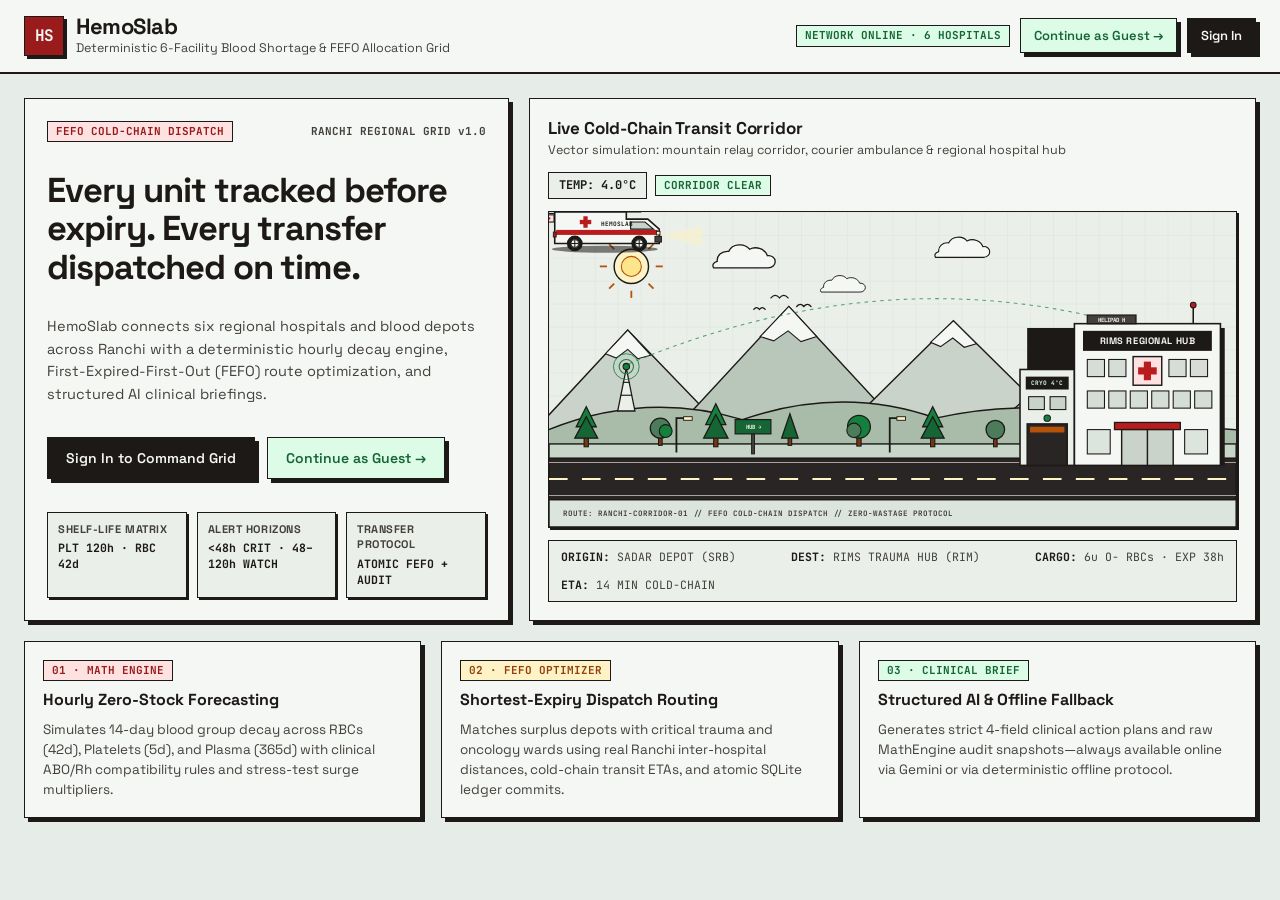
<file: static/landing.html>
<!DOCTYPE html>
<html lang="en">
<head>
  <meta charset="UTF-8" />
  <meta name="viewport" content="width=device-width, initial-scale=1.0" />
  <meta name="description" content="HemoSlab deterministic 6-hospital blood shortage forecasting and FEFO cold-chain allocation network." />
  <title>HemoSlab — Regional Blood Shortage &amp; FEFO Cold-Chain Grid</title>
  <link rel="preconnect" href="https://fonts.googleapis.com" />
  <link rel="preconnect" href="https://fonts.gstatic.com" crossorigin />
  <link
    href="https://fonts.googleapis.com/css2?family=JetBrains+Mono:wght@500;600;700&family=Space+Grotesk:wght@400;500;600;700&display=swap"
    rel="stylesheet"
  />
  <link rel="stylesheet" href="/static/styles.css" />
  <link rel="stylesheet" href="/static/landing.css" />
  <script src="/static/landing.js" defer></script>
</head>
<body class="landing-body">
  <a href="#main-content" class="skip-link">Skip to main content</a>
  <!-- Top Tactile Navigation Header -->
  <header class="landing-header" role="banner">
    <div class="landing-header-inner">
      <div class="brand-lockup">
        <div class="brand-mark" aria-hidden="true">HS</div>
        <div class="brand-copy">
          <h1>HemoSlab</h1>
          <p class="brand-subtitle">Deterministic 6-Facility Blood Shortage &amp; FEFO Allocation Grid</p>
        </div>
      </div>

      <div class="landing-nav-actions">
        <span class="status-pill status-safe mono">NETWORK ONLINE · 6 HOSPITALS</span>
        <button type="button" id="headerGuestBtn" class="btn-tactile btn-approve">
          Continue as Guest &rarr;
        </button>
        <button type="button" id="headerSignInBtn" class="btn-tactile is-active">
          Sign In
        </button>
      </div>
    </div>
  </header>

  <main id="main-content" class="landing-shell">
    <!-- Hero Grid: Command Entry + Animated Vector Corridor -->
    <section class="landing-hero-grid" aria-label="HemoSlab Overview and Access">
      <!-- Left: Editorial Intro & Access Slabs -->
      <article class="slab-card landing-intro-card">
        <div class="intro-kicker-row">
          <span class="status-pill status-critical mono">FEFO COLD-CHAIN DISPATCH</span>
          <span class="mono intro-version">RANCHI REGIONAL GRID v1.0</span>
        </div>

        <h2 class="landing-headline">
          Every unit tracked before expiry. Every transfer dispatched on time.
        </h2>

        <p class="landing-lead">
          HemoSlab connects six regional hospitals and blood depots across Ranchi with a deterministic
          hourly decay engine, First-Expired-First-Out (FEFO) route optimization, and structured AI
          clinical briefings.
        </p>

        <div class="landing-cta-group">
          <button type="button" id="heroSignInBtn" class="btn-tactile is-active btn-lg">
            Sign In to Command Grid
          </button>
          <button type="button" id="heroGuestBtn" class="btn-tactile btn-approve btn-lg">
            Continue as Guest &rarr;
          </button>
        </div>

        <div class="landing-mini-stats">
          <div class="mini-stat-slab">
            <span class="metric-label">Shelf-Life Matrix</span>
            <strong class="mono">PLT 120h · RBC 42d</strong>
          </div>
          <div class="mini-stat-slab">
            <span class="metric-label">Alert Horizons</span>
            <strong class="mono">&lt;48h CRIT · 48–120h WATCH</strong>
          </div>
          <div class="mini-stat-slab">
            <span class="metric-label">Transfer Protocol</span>
            <strong class="mono">ATOMIC FEFO + AUDIT</strong>
          </div>
        </div>
      </article>

      <!-- Right: Full Vector Animated Cold-Chain Corridor Scene -->
      <article class="slab-card vector-scene-card">
        <div class="panel-header scene-header">
          <div>
            <h2>Live Cold-Chain Transit Corridor</h2>
            <p class="panel-caption">Vector simulation: mountain relay corridor, courier ambulance &amp; regional hospital hub</p>
          </div>
          <div class="scene-badges">
            <span class="mono count-pill">TEMP: 4.0&deg;C</span>
            <span class="status-pill status-safe mono">CORRIDOR CLEAR</span>
          </div>
        </div>

        <div class="vector-stage">
          <svg
            id="corridorVectorSvg"
            viewBox="0 0 960 440"
            role="img"
            aria-label="Animated vector illustration of an ambulance driving along a tree-lined mountain road toward a regional hospital on the right, with a medical drone and clouds in the sky"
          >
            <defs>
              <!-- Subtle blueprint grid matching dashboard topology -->
              <pattern id="landingGrid" width="32" height="32" patternUnits="userSpaceOnUse">
                <path d="M 32 0 L 0 0 0 32" fill="none" stroke="#D5DDD6" stroke-width="1" />
              </pattern>

              <!-- Clip path for road markings -->
              <clipPath id="roadClip">
                <rect x="0" y="344" width="960" height="58" />
              </clipPath>
            </defs>

            <!-- Sky Background + Grid -->
            <rect x="0" y="0" width="960" height="440" fill="#EAEFE9" />
            <rect x="0" y="0" width="960" height="344" fill="url(#landingGrid)" />

            <!-- Flat Tactile Sun & Rotating Geometric Rays -->
            <g class="vec-sun" transform="translate(115, 76)">
              <g class="sun-rays-spin">
                <line x1="0" y1="-44" x2="0" y2="-34" stroke="#B45309" stroke-width="2.5" />
                <line x1="0" y1="34" x2="0" y2="44" stroke="#B45309" stroke-width="2.5" />
                <line x1="-44" y1="0" x2="-34" y2="0" stroke="#B45309" stroke-width="2.5" />
                <line x1="34" y1="0" x2="44" y2="0" stroke="#B45309" stroke-width="2.5" />
                <line x1="-31" y1="-31" x2="-24" y2="-24" stroke="#B45309" stroke-width="2.5" />
                <line x1="24" y1="24" x2="31" y2="31" stroke="#B45309" stroke-width="2.5" />
                <line x1="31" y1="-31" x2="24" y2="-24" stroke="#B45309" stroke-width="2.5" />
                <line x1="-24" y1="24" x2="-31" y2="31" stroke="#B45309" stroke-width="2.5" />
              </g>
              <circle cx="0" cy="0" r="24" fill="#FEF3C7" stroke="#1C1917" stroke-width="2" />
              <circle cx="0" cy="0" r="14" fill="#FDE68A" stroke="#B45309" stroke-width="1.5" />
            </g>

            <!-- Drifting Flat Vector Clouds -->
            <g class="cloud-drift-slow">
              <g transform="translate(230, 56)">
                <path
                  d="M0,22 L76,22 C82,22 86,18 86,13 C86,8 81,4 75,5 C72,-4 60,-9 50,-4 C43,-13 26,-12 21,-1 C11,-2 4,5 5,13 C1,14 -3,17 0,22 Z"
                  fill="#F4F7F3"
                  stroke="#1C1917"
                  stroke-width="1.8"
                />
              </g>
              <g transform="translate(540, 44) scale(0.88)">
                <path
                  d="M0,22 L76,22 C82,22 86,18 86,13 C86,8 81,4 75,5 C72,-4 60,-9 50,-4 C43,-13 26,-12 21,-1 C11,-2 4,5 5,13 C1,14 -3,17 0,22 Z"
                  fill="#F4F7F3"
                  stroke="#1C1917"
                  stroke-width="1.8"
                />
              </g>
            </g>

            <g class="cloud-drift-fast">
              <g transform="translate(380, 96) scale(0.72)">
                <path
                  d="M0,22 L76,22 C82,22 86,18 86,13 C86,8 81,4 75,5 C72,-4 60,-9 50,-4 C43,-13 26,-12 21,-1 C11,-2 4,5 5,13 C1,14 -3,17 0,22 Z"
                  fill="#F4F7F3"
                  stroke="#1C1917"
                  stroke-width="1.8"
                />
              </g>
            </g>

            <!-- Distant Vector Birds -->
            <g class="birds-glide" stroke="#1C1917" stroke-width="1.8" fill="none" stroke-linecap="round">
              <path d="M310,120 Q316,113 322,120 Q328,113 334,120" />
              <path d="M346,132 Q351,126 356,132 Q361,126 366,132" />
              <path d="M286,136 Q290,131 294,136 Q298,131 302,136" />
            </g>

            <!-- Far Mountain Range (Ridge Layer 1) -->
            <g class="mountains-far">
              <polygon points="-20,305 110,165 245,305" fill="#C9D3CA" stroke="#1C1917" stroke-width="2" />
              <polygon points="110,165 142,200 124,205 110,192 94,204 79,198" fill="#F4F7F3" stroke="#1C1917" stroke-width="1.5" />

              <polygon points="175,305 335,132 495,305" fill="#B9C7BB" stroke="#1C1917" stroke-width="2" />
              <polygon points="335,132 374,174 352,181 334,166 314,180 295,174" fill="#F4F7F3" stroke="#1C1917" stroke-width="1.5" />

              <polygon points="410,305 565,152 720,305" fill="#C9D3CA" stroke="#1C1917" stroke-width="2" />
              <polygon points="565,152 597,184 580,189 564,176 547,188 533,182" fill="#F4F7F3" stroke="#1C1917" stroke-width="1.5" />

              <polygon points="615,305 765,175 910,305" fill="#B9C7BB" stroke="#1C1917" stroke-width="2" />
            </g>

            <!-- Midground Rolling Foothills (Ridge Layer 2) -->
            <path
              d="M-10,308 Q130,248 270,290 Q410,242 540,288 Q680,256 830,295 L970,305 L970,336 L-10,336 Z"
              fill="#A8BCA9"
              stroke="#1C1917"
              stroke-width="2"
            />

            <!-- Cold-Chain Telemetry Relay Tower on Left Hill -->
            <g transform="translate(86, 206)">
              <polygon points="10,72 22,12 34,72" fill="#EAEFE9" stroke="#1C1917" stroke-width="1.8" />
              <line x1="14" y1="50" x2="30" y2="50" stroke="#1C1917" stroke-width="1.6" />
              <line x1="17" y1="32" x2="27" y2="32" stroke="#1C1917" stroke-width="1.6" />
              <circle cx="22" cy="10" r="4.5" fill="#15803D" stroke="#1C1917" stroke-width="1.5" />
              <circle cx="22" cy="10" r="10" fill="none" stroke="#15803D" stroke-width="1.5" class="tower-pulse" />
              <circle cx="22" cy="10" r="18" fill="none" stroke="#15803D" stroke-width="1.2" class="tower-pulse-delay" />
            </g>

            <!-- Drone Flight Arc & Animated Vector Cold-Chain Drone -->
            <path
              d="M112,212 Q455,68 785,152"
              fill="none"
              stroke="#15803D"
              stroke-width="1.5"
              stroke-dasharray="5 6"
              opacity="0.7"
            />
            <g class="drone-flight">
              <!-- Drone body + cryo pod -->
              <line x1="-18" y1="-4" x2="18" y2="-4" stroke="#1C1917" stroke-width="2.5" />
              <line x1="-14" y1="-8" x2="-14" y2="-4" stroke="#1C1917" stroke-width="2" />
              <line x1="14" y1="-8" x2="14" y2="-4" stroke="#1C1917" stroke-width="2" />
              <ellipse cx="-14" cy="-9" rx="9" ry="2" fill="#44403C" class="rotor-blur" />
              <ellipse cx="14" cy="-9" rx="9" ry="2" fill="#44403C" class="rotor-blur" />
              <rect x="-10" y="-6" width="20" height="8" fill="#F4F7F3" stroke="#1C1917" stroke-width="1.6" />
              <!-- Hanging Cryo Blood Box -->
              <rect x="-7" y="4" width="14" height="10" fill="#FEE2E2" stroke="#1C1917" stroke-width="1.5" />
              <line x1="-2" y1="9" x2="2" y2="9" stroke="#B91C1C" stroke-width="1.8" />
              <line x1="0" y1="7" x2="0" y2="11" stroke="#B91C1C" stroke-width="1.8" />
              <!-- Drone Tag -->
              <rect x="-24" y="-27" width="48" height="14" fill="#F4F7F3" stroke="#1C1917" stroke-width="1.2" />
              <text x="0" y="-17" text-anchor="middle" font-family="JetBrains Mono, monospace" font-size="8" font-weight="700" fill="#1C1917">
                CRYO-UAV
              </text>
            </g>

            <!-- Roadside Grass Verge -->
            <rect x="0" y="324" width="960" height="22" fill="#C7D6C8" stroke="#1C1917" stroke-width="2" />

            <!-- Vector Trees (Pine & Rounded Sage Trees) along the Foothills & Roadside -->
            <g class="trees-layer">
              <!-- Tree Cluster Left -->
              <g transform="translate(36, 268)" class="tree-sway">
                <rect x="13" y="46" width="6" height="14" fill="#78350F" stroke="#1C1917" stroke-width="1.5" />
                <polygon points="16,4 2,32 30,32" fill="#15803D" stroke="#1C1917" stroke-width="1.8" />
                <polygon points="16,18 0,48 32,48" fill="#166534" stroke="#1C1917" stroke-width="1.8" />
              </g>
              <g transform="translate(142, 276)">
                <rect x="11" y="38" width="5" height="12" fill="#78350F" stroke="#1C1917" stroke-width="1.5" />
                <circle cx="13.5" cy="26" r="14" fill="#4D7C5B" stroke="#1C1917" stroke-width="1.8" />
                <circle cx="21" cy="30" r="9" fill="#15803D" stroke="#1C1917" stroke-width="1.5" />
              </g>
              <g transform="translate(216, 266)" class="tree-sway-alt">
                <rect x="14" y="48" width="6" height="14" fill="#78350F" stroke="#1C1917" stroke-width="1.5" />
                <polygon points="17,2 3,31 31,31" fill="#15803D" stroke="#1C1917" stroke-width="1.8" />
                <polygon points="17,17 0,50 34,50" fill="#166534" stroke="#1C1917" stroke-width="1.8" />
              </g>

              <!-- Tree Cluster Center -->
              <g transform="translate(324, 278)">
                <rect x="10" y="36" width="5" height="12" fill="#78350F" stroke="#1C1917" stroke-width="1.5" />
                <polygon points="12.5,4 1,38 24,38" fill="#166534" stroke="#1C1917" stroke-width="1.8" />
              </g>
              <g transform="translate(418, 272)" class="tree-sway">
                <rect x="12" y="42" width="6" height="13" fill="#78350F" stroke="#1C1917" stroke-width="1.5" />
                <circle cx="15" cy="28" r="16" fill="#15803D" stroke="#1C1917" stroke-width="1.8" />
                <circle cx="8" cy="33" r="10" fill="#4D7C5B" stroke="#1C1917" stroke-width="1.5" />
              </g>
              <g transform="translate(520, 268)" class="tree-sway-alt">
                <rect x="13" y="46" width="6" height="14" fill="#78350F" stroke="#1C1917" stroke-width="1.5" />
                <polygon points="16,4 2,32 30,32" fill="#15803D" stroke="#1C1917" stroke-width="1.8" />
                <polygon points="16,18 0,48 32,48" fill="#166534" stroke="#1C1917" stroke-width="1.8" />
              </g>
              <g transform="translate(610, 278)">
                <rect x="11" y="38" width="5" height="12" fill="#78350F" stroke="#1C1917" stroke-width="1.5" />
                <circle cx="13.5" cy="26" r="13" fill="#4D7C5B" stroke="#1C1917" stroke-width="1.8" />
              </g>
            </g>

            <!-- Roadside Highway Signs & Lamps -->
            <g transform="translate(278, 290)">
              <rect x="5" y="18" width="4" height="30" fill="#44403C" stroke="#1C1917" stroke-width="1.3" />
              <rect x="-18" y="0" width="50" height="20" fill="#166534" stroke="#1C1917" stroke-width="1.6" />
              <text x="7" y="13" text-anchor="middle" font-family="JetBrains Mono, monospace" font-size="8" font-weight="700" fill="#F4F7F3">
                HUB &rarr;
              </text>
            </g>

            <g transform="translate(476, 280)">
              <path d="M0,56 L0,8 L14,8" fill="none" stroke="#1C1917" stroke-width="2.5" />
              <rect x="10" y="6" width="12" height="5" fill="#FEF3C7" stroke="#1C1917" stroke-width="1.3" />
            </g>
            <g transform="translate(178, 280)">
              <path d="M0,56 L0,8 L14,8" fill="none" stroke="#1C1917" stroke-width="2.5" />
              <rect x="10" y="6" width="12" height="5" fill="#FEF3C7" stroke="#1C1917" stroke-width="1.3" />
            </g>

            <!-- Paved Regional Highway -->
            <rect x="0" y="344" width="960" height="58" fill="#292524" stroke="#1C1917" stroke-width="2.2" />
            <!-- Top & bottom road shoulder lines -->
            <line x1="0" y1="350" x2="960" y2="350" stroke="#A8A29E" stroke-width="1.5" />
            <line x1="0" y1="396" x2="960" y2="396" stroke="#A8A29E" stroke-width="1.5" />
            <!-- Animated Scrolling Dashed Center Lane -->
            <line
              x1="0"
              y1="373"
              x2="960"
              y2="373"
              stroke="#FEF3C7"
              stroke-width="3"
              stroke-dasharray="26 20"
              class="road-dash-scroll"
              clip-path="url(#roadClip)"
            />

            <!-- Foreground Ground Strip -->
            <rect x="0" y="402" width="960" height="38" fill="#DCE5DD" stroke="#1C1917" stroke-width="2" />
            <text x="20" y="425" font-family="JetBrains Mono, monospace" font-size="10.5" font-weight="700" fill="#44403C">
              ROUTE: RANCHI-CORRIDOR-01 // FEFO COLD-CHAIN DISPATCH // ZERO-WASTAGE PROTOCOL
            </text>

            <!-- RIGHT: Regional Hospital Complex (Tactile 2D-in-3D Vector Architecture) -->
            <g id="vectorHospital" transform="translate(658, 128)">
              <!-- Hard 3D Offset Shadow -->
              <rect x="10" y="34" width="276" height="192" fill="#1C1917" />

              <!-- Cryo Blood Storage Left Wing -->
              <rect x="0" y="92" width="76" height="134" fill="#EAEFE9" stroke="#1C1917" stroke-width="2.2" />
              <rect x="8" y="102" width="60" height="18" fill="#1C1917" />
              <text x="38" y="114" text-anchor="middle" font-family="JetBrains Mono, monospace" font-size="8.5" font-weight="700" fill="#DCFCE7">
                CRYO 4&deg;C
              </text>
              <!-- Cryo Wing Windows -->
              <rect x="12" y="130" width="22" height="18" fill="#C9D3CA" stroke="#1C1917" stroke-width="1.5" />
              <rect x="42" y="130" width="22" height="18" fill="#C9D3CA" stroke="#1C1917" stroke-width="1.5" />
              <!-- Ambulance Receiving Bay -->
              <rect x="10" y="168" width="56" height="58" fill="#292524" stroke="#1C1917" stroke-width="2" />
              <rect x="14" y="172" width="48" height="8" fill="#B45309" />
              <circle cx="38" cy="160" r="4.5" fill="#15803D" stroke="#1C1917" stroke-width="1.4" class="beacon-blink" />

              <!-- Main Hospital Tower -->
              <rect x="76" y="28" width="204" height="198" fill="#F4F7F3" stroke="#1C1917" stroke-width="2.2" />

              <!-- Rooftop Helipad & Antenna -->
              <rect x="94" y="16" width="68" height="12" fill="#44403C" stroke="#1C1917" stroke-width="1.8" />
              <text x="128" y="25" text-anchor="middle" font-family="JetBrains Mono, monospace" font-size="8" font-weight="700" fill="#F4F7F3">
                HELIPAD H
              </text>
              <line x1="242" y1="28" x2="242" y2="2" stroke="#1C1917" stroke-width="2.2" />
              <circle cx="242" cy="2" r="4" fill="#B91C1C" stroke="#1C1917" stroke-width="1.4" class="beacon-blink" />

              <!-- Hospital Fascia Signboard -->
              <rect x="88" y="38" width="180" height="28" fill="#1C1917" />
              <text x="178" y="56" text-anchor="middle" font-family="Space Grotesk, sans-serif" font-size="13" font-weight="700" fill="#F4F7F3" letter-spacing="0.8">
                RIMS REGIONAL HUB
              </text>

              <!-- Red Cross Emblem Badge -->
              <rect x="158" y="74" width="40" height="40" fill="#FEE2E2" stroke="#1C1917" stroke-width="2" />
              <rect x="173" y="81" width="10" height="26" fill="#B91C1C" />
              <rect x="165" y="89" width="26" height="10" fill="#B91C1C" />

              <!-- Upper Floor Windows Grid -->
              <g fill="#D5DDD6" stroke="#1C1917" stroke-width="1.5">
                <rect x="94" y="78" width="24" height="24" />
                <rect x="124" y="78" width="24" height="24" />
                <rect x="208" y="78" width="24" height="24" />
                <rect x="238" y="78" width="24" height="24" />

                <rect x="94" y="122" width="24" height="24" />
                <rect x="124" y="122" width="24" height="24" />
                <rect x="154" y="122" width="24" height="24" />
                <rect x="184" y="122" width="24" height="24" />
                <rect x="214" y="122" width="24" height="24" />
                <rect x="244" y="122" width="24" height="24" />
              </g>

              <!-- Ground Entrance Canopy & Sliding Doors -->
              <rect x="132" y="166" width="92" height="10" fill="#B91C1C" stroke="#1C1917" stroke-width="1.8" />
              <rect x="142" y="176" width="72" height="50" fill="#C9D3CA" stroke="#1C1917" stroke-width="2" />
              <line x1="178" y1="176" x2="178" y2="226" stroke="#1C1917" stroke-width="2" />
              <rect x="94" y="176" width="32" height="34" fill="#DCE5DD" stroke="#1C1917" stroke-width="1.5" />
              <rect x="230" y="176" width="32" height="34" fill="#DCE5DD" stroke="#1C1917" stroke-width="1.5" />
            </g>

            <!-- ANIMATED VECTOR AMBULANCE (Moving along the road toward the hospital) -->
            <g class="ambulance-drive">
              <g class="ambulance-bounce">
                <!-- Live Telemetry Tag above Ambulance -->
                <g transform="translate(72, -32)">
                  <rect x="-56" y="0" width="128" height="20" fill="#1C1917" />
                  <text x="8" y="13" text-anchor="middle" font-family="JetBrains Mono, monospace" font-size="9" font-weight="700" fill="#DCFCE7">
                    FEFO-01 · O- RBC · 4&deg;C
                  </text>
                </g>

                <!-- Headlight Beam Cone -->
                <polygon points="154,32 214,20 214,48" fill="#FEF3C7" opacity="0.55" />

                <!-- Roof Emergency Lightbar -->
                <rect x="106" y="-8" width="22" height="8" fill="#1C1917" stroke="#1C1917" stroke-width="1.5" />
                <rect x="108" y="-6" width="9" height="5" fill="#B91C1C" class="siren-red" />
                <rect x="117" y="-6" width="9" height="5" fill="#F59E0B" class="siren-amber" />

                <!-- Ambulance Shadow on Road -->
                <ellipse cx="78" cy="52" rx="74" ry="5" fill="#1C1917" opacity="0.55" />

                <!-- Main Cargo Box & Cab Body -->
                <path
                  d="M8,0 L108,0 L108,10 L138,10 L154,24 L154,44 L8,44 Z"
                  fill="#F4F7F3"
                  stroke="#1C1917"
                  stroke-width="2.2"
                />

                <!-- Crimson Cold-Chain Side Stripe -->
                <rect x="10" y="25" width="142" height="7" fill="#B91C1C" />

                <!-- Cab Windshield & Door Window -->
                <polygon points="114,14 134,14 146,24 114,24" fill="#C9D3CA" stroke="#1C1917" stroke-width="1.6" />

                <!-- Red Medical Cross on Side Cargo -->
                <rect x="48" y="6" width="6" height="16" fill="#B91C1C" />
                <rect x="43" y="11" width="16" height="6" fill="#B91C1C" />

                <!-- Side Label -->
                <text x="72" y="19" font-family="JetBrains Mono, monospace" font-size="8.5" font-weight="700" fill="#1C1917">
                  HEMOSLAB
                </text>

                <!-- Front Bumper & Headlight -->
                <rect x="148" y="34" width="9" height="8" fill="#44403C" stroke="#1C1917" stroke-width="1.4" />
                <rect x="150" y="27" width="5" height="5" fill="#FEF3C7" stroke="#1C1917" stroke-width="1.2" />
                <!-- Rear Taillight -->
                <rect x="6" y="28" width="4" height="7" fill="#B91C1C" stroke="#1C1917" stroke-width="1.2" />

                <!-- Rotating Front & Rear Vector Wheels -->
                <g transform="translate(36, 44)">
                  <circle cx="0" cy="0" r="11" fill="#1C1917" />
                  <g class="wheel-spin">
                    <circle cx="0" cy="0" r="5.5" fill="#EAEFE9" stroke="#1C1917" stroke-width="1.2" />
                    <line x1="-5" y1="0" x2="5" y2="0" stroke="#1C1917" stroke-width="1.4" />
                    <line x1="0" y1="-5" x2="0" y2="5" stroke="#1C1917" stroke-width="1.4" />
                  </g>
                </g>

                <g transform="translate(126, 44)">
                  <circle cx="0" cy="0" r="11" fill="#1C1917" />
                  <g class="wheel-spin">
                    <circle cx="0" cy="0" r="5.5" fill="#EAEFE9" stroke="#1C1917" stroke-width="1.2" />
                    <line x1="-5" y1="0" x2="5" y2="0" stroke="#1C1917" stroke-width="1.4" />
                    <line x1="0" y1="-5" x2="0" y2="5" stroke="#1C1917" stroke-width="1.4" />
                  </g>
                </g>
              </g>
            </g>
          </svg>
        </div>

        <div class="corridor-telemetry-strip mono">
          <span><strong>ORIGIN:</strong> SADAR DEPOT (SRB)</span>
          <span><strong>DEST:</strong> RIMS TRAUMA HUB (RIM)</span>
          <span><strong>CARGO:</strong> 6u O- RBCs · EXP 38h</span>
          <span><strong>ETA:</strong> 14 MIN COLD-CHAIN</span>
        </div>
      </article>
    </section>

    <!-- Bottom 3 Tactile Architecture Pillars -->
    <section class="pillars-grid" aria-labelledby="pillarsSectionHeading">
      <h2 id="pillarsSectionHeading" class="sr-only">Core System Capabilities</h2>
      <article class="slab-card pillar-card">
        <div class="pillar-header">
          <span class="status-pill status-critical mono">01 · MATH ENGINE</span>
        </div>
        <h3>Hourly Zero-Stock Forecasting</h3>
        <p>
          Simulates 14-day blood group decay across RBCs (42d), Platelets (5d), and Plasma (365d)
          with clinical ABO/Rh compatibility rules and stress-test surge multipliers.
        </p>
      </article>

      <article class="slab-card pillar-card">
        <div class="pillar-header">
          <span class="status-pill status-watch mono">02 · FEFO OPTIMIZER</span>
        </div>
        <h3>Shortest-Expiry Dispatch Routing</h3>
        <p>
          Matches surplus depots with critical trauma and oncology wards using real Ranchi
          inter-hospital distances, cold-chain transit ETAs, and atomic SQLite ledger commits.
        </p>
      </article>

      <article class="slab-card pillar-card">
        <div class="pillar-header">
          <span class="status-pill status-safe mono">03 · CLINICAL BRIEF</span>
        </div>
        <h3>Structured AI &amp; Offline Fallback</h3>
        <p>
          Generates strict 4-field clinical action plans and raw MathEngine audit snapshots—always
          available online via Gemini or via deterministic offline protocol.
        </p>
      </article>
    </section>
  </main>

  <!-- Sign In Modal (Tactile 2D-in-3D Sheet, Zero Backdrop Blur) -->
  <div id="signInModal" class="focus-overlay is-hidden" role="dialog" aria-modal="true" aria-labelledby="signInTitle">
    <div class="focus-sheet signin-sheet">
      <div class="focus-header">
        <div class="brand-lockup">
          <div class="brand-mark signin-mark" aria-hidden="true">HS</div>
          <div>
            <h2 id="signInTitle" class="signin-modal-title">Operator Sign In</h2>
            <p class="panel-caption">Authenticate to access the 6-hospital FEFO Command Dashboard</p>
          </div>
        </div>
        <button type="button" id="closeSignInModal" class="btn-tactile btn-sm btn-danger-outline">
          Close [Esc] &times;
        </button>
      </div>

      <form id="signInForm" class="signin-form" novalidate>
        <div class="form-field">
          <label for="operatorIdInput">Operator ID or Clinical Email</label>
          <input
            type="text"
            id="operatorIdInput"
            name="operatorId"
            placeholder="e.g. dr.sharma@rims.hemoslab.in"
            autocomplete="username"
            required
          />
        </div>

        <div class="form-field">
          <label for="facilitySelect">Assigned Facility / Command Scope</label>
          <select id="facilitySelect" name="facility">
            <option value="ALL">Regional Command Center (All 6 Facilities)</option>
            <option value="HOSP-01">HOSP-01 · RIMS Level-1 Trauma Center</option>
            <option value="HOSP-02">HOSP-02 · Sadar Hospital Regional Blood Bank</option>
            <option value="HOSP-03">HOSP-03 · Ranchi Cancer Hospital (RCHRC)</option>
            <option value="HOSP-04">HOSP-04 · Rani Children &amp; Maternal Hospital</option>
            <option value="HOSP-05">HOSP-05 · Paras HEC Multispecialty Hospital</option>
            <option value="HOSP-06">HOSP-06 · Medanta Heart &amp; Surgical Institute</option>
          </select>
        </div>

        <div class="form-field">
          <label for="passcodeInput">Command Passcode</label>
          <input
            type="password"
            id="passcodeInput"
            name="passcode"
            placeholder="Enter operator passcode"
            autocomplete="current-password"
            required
          />
        </div>

        <p id="signInError" class="signin-error is-hidden" role="alert"></p>

        <div class="signin-actions">
          <button type="button" id="fillDemoCredsBtn" class="btn-tactile btn-sm">
            Fill Demo Operator
          </button>
          <div class="signin-submit-group">
            <button type="button" id="modalGuestBtn" class="btn-tactile btn-approve">
              Continue as Guest
            </button>
            <button type="submit" class="btn-tactile is-active">
              Sign In &amp; Launch &rarr;
            </button>
          </div>
        </div>
      </form>
    </div>
  </div>
</body>
</html>
</file>
<file: static/styles.css>
/*
 * HemoSlab Tactile 2D-in-3D Structural Design System
 * Soft clinical sage-stone & tinted alabaster palette (zero stark white glare).
 * Zero glassmorphism, zero backdrop blur, zero gradients, zero neon glow.
 */

:root {
  --bg-canvas: #E6ECE7;
  --bg-surface: #F4F7F3;
  --bg-inset: #EAEFE9;
  --bg-critical-wash: #FCF1F1;
  --bg-watch-wash: #FCF6E8;
  --bg-safe-wash: #EFF7F1;

  --ink: #1C1917;
  --ink-muted: #44403C;
  --ink-inverse: #F4F7F3;
  --border: #1C1917;
  --rule-subtle: #C9D3CA;

  --critical: #991B1B;
  --critical-tint: #FEE2E2;
  --watch: #92400E;
  --watch-tint: #FEF3C7;
  --safe: #166534;
  --safe-tint: #DCFCE7;

  --shadow-offset: 4px 4px 0px #1C1917;
  --shadow-sm: 2px 2px 0px #1C1917;
  --shadow-pressed: 1px 1px 0px #1C1917;
  --shadow-sheet: 8px 8px 0px #1C1917;

  --font-sans: "Space Grotesk", -apple-system, BlinkMacSystemFont, "Segoe UI", sans-serif;
  --font-mono: "JetBrains Mono", ui-monospace, SFMono-Regular, Menlo, Consolas, monospace;
}

*,
*::before,
*::after {
  box-sizing: border-box;
}

html,
body {
  margin: 0;
  padding: 0;
  background-color: var(--bg-canvas);
  color: var(--ink);
  font-family: var(--font-sans);
  line-height: 1.4;
  -webkit-font-smoothing: antialiased;
}

.mono {
  font-family: var(--font-mono);
}

.sr-only {
  position: absolute;
  width: 1px;
  height: 1px;
  padding: 0;
  margin: -1px;
  overflow: hidden;
  clip: rect(0, 0, 0, 0);
  white-space: nowrap;
  border: 0;
}

.skip-link {
  position: absolute;
  left: -9999px;
  top: 8px;
  z-index: 200;
  background-color: var(--ink);
  color: var(--ink-inverse);
  padding: 8px 14px;
  font-size: 13px;
  font-weight: 700;
  text-decoration: none;
  border: 2px solid var(--border);
}

.skip-link:focus {
  left: 12px;
}

:focus-visible {
  outline: 2.5px solid var(--ink);
  outline-offset: 2px;
}

/* ---------- 1. Shrinking Hero Status Bar ---------- */

.hero-bar {
  position: sticky;
  top: 0;
  z-index: 40;
  background-color: var(--bg-surface);
  border-bottom: 2px solid var(--border);
  transition: padding 0.16s ease;
  padding: 16px 24px 18px;
}

.hero-bar.is-compact {
  padding: 8px 24px 10px;
  box-shadow: 0 3px 0 #1C1917;
}

.hero-inner {
  max-width: 1420px;
  margin: 0 auto;
  display: flex;
  flex-direction: column;
  gap: 14px;
}

.hero-bar.is-compact .hero-inner {
  gap: 8px;
}

.hero-top-row {
  display: flex;
  align-items: center;
  justify-content: space-between;
  gap: 16px;
  flex-wrap: wrap;
}

.brand-lockup {
  display: flex;
  align-items: center;
  gap: 12px;
}

.brand-mark {
  width: 40px;
  height: 40px;
  background-color: var(--critical);
  color: var(--ink-inverse);
  border: 1.5px solid var(--border);
  box-shadow: 3px 3px 0px #1C1917;
  display: grid;
  place-items: center;
  font-family: var(--font-mono);
  font-weight: 700;
  font-size: 16px;
  letter-spacing: -0.5px;
}

.hero-bar.is-compact .brand-mark {
  width: 32px;
  height: 32px;
  font-size: 13px;
}

.brand-copy h1 {
  margin: 0;
  font-size: 22px;
  font-weight: 700;
  letter-spacing: -0.02em;
  line-height: 1.1;
}

.hero-bar.is-compact .brand-copy h1 {
  font-size: 17px;
}

.brand-subtitle {
  margin: 2px 0 0;
  font-size: 12.5px;
  color: var(--ink-muted);
}

.hero-bar.is-compact .brand-subtitle {
  display: none;
}

.hero-controls {
  display: flex;
  align-items: center;
  gap: 10px;
  flex-wrap: wrap;
}

.scenario-group {
  display: flex;
  gap: 8px;
  flex-wrap: wrap;
}

/* Tactile 2D-in-3D Buttons */
.btn-tactile {
  appearance: none;
  background-color: var(--bg-inset);
  color: var(--ink);
  border: 1.5px solid var(--border);
  box-shadow: var(--shadow-offset);
  padding: 8px 13px;
  font-family: var(--font-sans);
  font-size: 13px;
  font-weight: 600;
  cursor: pointer;
  transition: transform 0.08s ease, box-shadow 0.08s ease, background-color 0.12s ease;
}

.btn-tactile:hover {
  background-color: #DCE5DD;
}

.btn-tactile:active {
  transform: translate(3px, 3px);
  box-shadow: var(--shadow-pressed);
}

.btn-tactile.is-active {
  background-color: var(--ink);
  color: var(--ink-inverse);
}

.btn-tactile.btn-sm {
  padding: 5px 10px;
  font-size: 12px;
  box-shadow: var(--shadow-sm);
}

.btn-tactile.btn-sm:active {
  transform: translate(1px, 1px);
  box-shadow: var(--shadow-pressed);
}

.btn-tactile.btn-xs {
  padding: 3px 8px;
  font-size: 11px;
  box-shadow: var(--shadow-sm);
}

.btn-expand {
  background-color: var(--bg-surface);
  font-family: var(--font-mono);
  font-size: 11.5px;
  letter-spacing: 0.01em;
}

.btn-danger-outline {
  background-color: var(--critical-tint);
  color: var(--critical);
}

.btn-danger-outline:hover {
  background-color: #FECACA;
}

.btn-approve {
  background-color: var(--safe-tint);
  color: var(--safe);
}

.btn-approve:hover {
  background-color: #BBF7D0;
}

/* Hero KPI Slabs */
.hero-metrics-row {
  display: grid;
  grid-template-columns: repeat(3, minmax(0, 1fr));
  gap: 14px;
}

.metric-slab {
  background-color: var(--bg-inset);
  border: 1.5px solid var(--border);
  box-shadow: var(--shadow-sm);
  padding: 10px 14px;
  display: flex;
  flex-direction: column;
  gap: 2px;
}

.metric-slab.metric-urgent {
  background-color: var(--bg-critical-wash);
}

.hero-bar.is-compact .metric-slab {
  padding: 6px 12px;
  flex-direction: row;
  align-items: center;
  justify-content: space-between;
  gap: 10px;
}

.hero-bar.is-compact .metric-sub {
  display: none;
}

.metric-label {
  font-size: 11px;
  font-weight: 700;
  text-transform: uppercase;
  letter-spacing: 0.05em;
  color: var(--ink-muted);
}

.metric-value-row {
  display: flex;
  align-items: baseline;
  gap: 8px;
}

.metric-big {
  font-size: 24px;
  font-weight: 700;
  letter-spacing: -0.03em;
}

.hero-bar.is-compact .metric-big {
  font-size: 17px;
}

.metric-unit {
  font-size: 12px;
  color: var(--ink-muted);
}

.metric-sub {
  font-size: 12px;
  color: var(--ink-muted);
  white-space: nowrap;
  overflow: hidden;
  text-overflow: ellipsis;
}

/* Status Pills */
.status-pill {
  display: inline-flex;
  align-items: center;
  padding: 2px 8px;
  border: 1.5px solid var(--border);
  font-family: var(--font-mono);
  font-size: 11px;
  font-weight: 700;
  text-transform: uppercase;
}

.status-critical {
  background-color: var(--critical-tint);
  color: var(--critical);
}

.status-watch {
  background-color: var(--watch-tint);
  color: var(--watch);
}

.status-safe {
  background-color: var(--safe-tint);
  color: var(--safe);
}

/* ---------- Main Shell & Slab Cards ---------- */

.main-shell {
  max-width: 1420px;
  margin: 0 auto;
  padding: 20px 24px 96px;
  display: flex;
  flex-direction: column;
  gap: 20px;
}

.slab-card {
  background-color: var(--bg-surface);
  border: 1.5px solid var(--border);
  box-shadow: var(--shadow-offset);
  padding: 16px 18px;
}

.panel-header {
  display: flex;
  align-items: flex-start;
  justify-content: space-between;
  gap: 12px;
  margin-bottom: 12px;
  flex-wrap: wrap;
}

.panel-zoom-header {
  cursor: default;
}

.panel-header-actions {
  display: flex;
  align-items: center;
  gap: 10px;
  flex-wrap: wrap;
  cursor: default;
}

.panel-header h2 {
  margin: 0;
  font-size: 17px;
  font-weight: 700;
  letter-spacing: -0.01em;
}

.panel-caption {
  margin: 2px 0 0;
  font-size: 12.5px;
  color: var(--ink-muted);
}

/* ---------- 2. Collapsible Stress-Test Bar ---------- */

.stress-bar {
  padding: 12px 16px;
}

.stress-header {
  display: flex;
  align-items: center;
  justify-content: space-between;
  gap: 12px;
  flex-wrap: wrap;
}

.stress-title-wrap {
  display: flex;
  align-items: center;
  gap: 14px;
  flex-wrap: wrap;
}

.stress-summary {
  font-size: 13px;
  color: var(--ink-muted);
}

.stress-summary strong {
  color: var(--critical);
  margin-left: 4px;
}

.stress-body {
  margin-top: 14px;
  padding-top: 12px;
  border-top: 1.5px dashed var(--rule-subtle);
  display: grid;
  grid-template-columns: repeat(2, minmax(0, 1fr));
  gap: 24px;
}

.stress-body.is-hidden {
  display: none;
}

.slider-control {
  display: flex;
  flex-direction: column;
  gap: 6px;
}

.slider-label-row {
  display: flex;
  justify-content: space-between;
  align-items: center;
  font-size: 13px;
  font-weight: 600;
}

.slider-readout {
  background-color: var(--bg-inset);
  border: 1.5px solid var(--border);
  padding: 2px 8px;
  font-size: 12px;
  font-weight: 700;
}

input[type="range"] {
  width: 100%;
  accent-color: var(--ink);
  cursor: pointer;
}

.slider-ticks {
  display: flex;
  justify-content: space-between;
  font-size: 11px;
  color: var(--ink-muted);
}

/* ---------- 3 & 5. Primary Workspace Grid ---------- */

.workspace-grid {
  display: grid;
  grid-template-columns: 1.15fr 1fr;
  gap: 20px;
  align-items: start;
}

.workspace-left-stack {
  display: flex;
  flex-direction: column;
  gap: 20px;
}

.facility-pulse-list {
  display: flex;
  flex-direction: column;
  gap: 8px;
}

.pulse-facility-row {
  width: 100%;
  appearance: none;
  text-align: left;
  font-family: var(--font-sans);
  color: var(--ink);
  background-color: var(--bg-inset);
  border: 1.5px solid var(--border);
  box-shadow: var(--shadow-sm);
  padding: 8px 10px;
  cursor: pointer;
  display: grid;
  grid-template-columns: 54px minmax(110px, 1.1fr) minmax(90px, 1fr) 68px 74px;
  align-items: center;
  gap: 10px;
  transition: transform 0.08s ease, background-color 0.12s ease;
}

.pulse-facility-row:hover {
  background-color: #DCE5DD;
}

.pulse-facility-row.is-selected {
  background-color: var(--bg-surface);
  box-shadow: var(--shadow-offset);
  border-width: 2px;
}

.pulse-code {
  font-size: 13px;
  font-weight: 700;
}

.pulse-name-col {
  display: flex;
  flex-direction: column;
  min-width: 0;
}

.pulse-name {
  font-size: 12px;
  font-weight: 600;
  white-space: nowrap;
  overflow: hidden;
  text-overflow: ellipsis;
}

.pulse-sub {
  font-size: 10.5px;
  color: var(--ink-muted);
}

.pulse-bar-track {
  height: 10px;
  width: 100%;
  background-color: var(--bg-surface);
  border: 1.5px solid var(--border);
  display: flex;
  overflow: hidden;
}

.pulse-bar-exp {
  background-color: var(--critical);
  height: 100%;
}

.pulse-bar-safe {
  background-color: var(--safe);
  height: 100%;
}

.pulse-buffer {
  font-size: 11.5px;
  font-weight: 700;
  text-align: right;
}

.corridor-highlight-strip {
  margin-top: 10px;
  padding: 8px 10px;
  background-color: var(--bg-inset);
  border: 1.5px solid var(--border);
  font-size: 11px;
  color: var(--ink-muted);
  display: flex;
  align-items: center;
  justify-content: space-between;
  gap: 8px;
  flex-wrap: wrap;
}

.corridor-highlight-strip strong {
  color: var(--ink);
}

.legend-row {
  display: flex;
  align-items: center;
  gap: 12px;
  font-size: 12px;
  font-weight: 600;
}

.legend-item {
  display: inline-flex;
  align-items: center;
  gap: 5px;
}

.dot {
  width: 10px;
  height: 10px;
  border: 1.5px solid var(--border);
  display: inline-block;
}

.dot-critical {
  background-color: var(--critical);
}

.dot-watch {
  background-color: var(--watch);
}

.dot-safe {
  background-color: var(--safe);
}

.svg-stage,
.modal-svg-stage {
  border: 1.5px solid var(--border);
  background-color: var(--bg-inset);
  overflow: hidden;
}

#topologySvg,
#modalTopologySvg {
  width: 100%;
  height: auto;
  display: block;
}

.svg-node {
  cursor: pointer;
}

.svg-node:hover .node-body {
  stroke-width: 2.4;
}

.svg-node.is-selected .node-body {
  stroke-width: 3;
}

/* Restrained Clinical Vector Animations */
.critical-ring-pulse {
  fill: none;
  stroke: #B91C1C;
  stroke-width: 1.5;
  transform-box: fill-box;
  transform-origin: center;
  animation: criticalRingPulse 2.6s ease-out infinite;
  pointer-events: none;
}

@keyframes criticalRingPulse {
  0% {
    transform: scale(1);
    opacity: 0.75;
  }

  100% {
    transform: scale(1.06);
    opacity: 0;
  }
}

.corridor-flow-edge {
  stroke: #B45309;
  stroke-width: 2.2;
  stroke-dasharray: 8 6;
  animation: corridorFlow 6s linear infinite;
}

@keyframes corridorFlow {
  to {
    stroke-dashoffset: -56;
  }
}

.transfer-pulse-line {
  stroke: #15803D;
  stroke-width: 3.5;
  stroke-dasharray: 9 7;
  fill: none;
  animation: dashFlow 0.8s linear infinite;
}

@keyframes dashFlow {
  to {
    stroke-dashoffset: -32;
  }
}

.dispatch-ambulance-bounce {
  animation: dispatchAmbulanceBounce 0.36s ease-in-out infinite;
}

.dispatch-siren-red {
  animation: dispatchSirenRed 0.48s steps(1, end) infinite;
}

.dispatch-siren-amber {
  animation: dispatchSirenAmber 0.48s steps(1, end) infinite;
}

@keyframes dispatchAmbulanceBounce {

  0%,
  100% {
    transform: translateY(0px);
  }

  50% {
    transform: translateY(-1.5px);
  }
}

@keyframes dispatchSirenRed {

  0%,
  49% {
    fill: #B91C1C;
  }

  50%,
  100% {
    fill: #FEE2E2;
  }
}

@keyframes dispatchSirenAmber {

  0%,
  49% {
    fill: #FEF3C7;
  }

  50%,
  100% {
    fill: #D97706;
  }
}

.transfer-banner {
  margin-top: 12px;
  padding: 10px 12px;
  border: 1.5px solid var(--border);
  background-color: var(--bg-safe-wash);
  color: var(--safe);
  font-size: 13px;
  font-weight: 600;
}

.transfer-banner.is-hidden {
  display: none;
}

/* Forecast & Inventory Matrix */
.component-tabs {
  display: flex;
  gap: 6px;
}

.equation-strip {
  background-color: var(--bg-inset);
  border: 1.5px solid var(--border);
  padding: 7px 10px;
  font-size: 11px;
  margin-bottom: 12px;
  overflow-x: auto;
  white-space: nowrap;
}

.chart-wrap {
  height: 245px;
  border: 1.5px solid var(--border);
  background-color: var(--bg-inset);
  padding: 10px;
  margin-bottom: 14px;
}

.stock-breakdown-grid {
  display: grid;
  grid-template-columns: repeat(2, minmax(0, 1fr));
  gap: 12px;
  margin-bottom: 14px;
}

.mini-chart-card {
  border: 1.5px solid var(--border);
  background-color: var(--bg-inset);
  box-shadow: var(--shadow-sm);
  padding: 10px 12px;
  display: flex;
  flex-direction: column;
  gap: 6px;
}

.mini-chart-header {
  display: flex;
  align-items: center;
  justify-content: space-between;
  gap: 8px;
}

.mini-chart-title {
  font-size: 11px;
  font-weight: 700;
  text-transform: uppercase;
  letter-spacing: 0.04em;
  color: var(--ink);
}

.mini-chart-meta {
  font-size: 11px;
  font-weight: 700;
  color: var(--ink-muted);
}

.mini-chart-canvas-wrap {
  position: relative;
  height: 155px;
}

.modal-breakdown-grid .mini-chart-canvas-wrap {
  height: 185px;
}

.semi-gauge-readout {
  position: absolute;
  left: 50%;
  bottom: 12px;
  transform: translateX(-50%);
  text-align: center;
  font-size: 15px;
  font-weight: 700;
  color: var(--ink);
  pointer-events: none;
  line-height: 1.1;
}

.inventory-matrix-wrap {
  border: 1.5px solid var(--border);
  background-color: var(--bg-surface);
  overflow-x: auto;
}

.matrix-table {
  width: 100%;
  border-collapse: collapse;
  font-size: 12.5px;
}

.matrix-table th,
.matrix-table td {
  padding: 7px 10px;
  border-bottom: 1px solid var(--rule-subtle);
  text-align: left;
}

.matrix-table th {
  background-color: var(--bg-inset);
  font-size: 11px;
  text-transform: uppercase;
  letter-spacing: 0.04em;
  border-bottom: 1.5px solid var(--border);
}

.matrix-table tr:last-child td {
  border-bottom: none;
}

/* ---------- 4. 72-Hour Timeline Strip ---------- */

.count-pill {
  background-color: var(--bg-inset);
  border: 1.5px solid var(--border);
  padding: 4px 10px;
  font-size: 12px;
  font-weight: 700;
}

.timeline-strip {
  display: flex;
  gap: 14px;
  overflow-x: auto;
  padding-bottom: 8px;
}

.timeline-card {
  flex: 0 0 305px;
  background-color: var(--bg-surface);
  border: 1.5px solid var(--border);
  box-shadow: var(--shadow-sm);
  padding: 12px;
  display: flex;
  flex-direction: column;
  justify-content: space-between;
  gap: 10px;
}

.timeline-card.sev-critical {
  background-color: var(--bg-critical-wash);
  border-top: 5px solid var(--critical);
}

.timeline-card.sev-watch {
  background-color: var(--bg-watch-wash);
  border-top: 5px solid var(--watch);
}

.timeline-card.sev-safe {
  background-color: var(--bg-safe-wash);
  border-top: 5px solid var(--safe);
}

.timeline-top {
  display: flex;
  align-items: center;
  justify-content: space-between;
  gap: 8px;
}

.time-tag {
  background-color: var(--ink);
  color: var(--ink-inverse);
  padding: 2px 7px;
  font-size: 11px;
  font-weight: 700;
}

.timeline-title {
  margin: 4px 0 2px;
  font-size: 14px;
  font-weight: 700;
}

.timeline-sub {
  margin: 0;
  font-size: 12px;
  color: var(--ink-muted);
}

.timeline-route {
  background-color: var(--bg-surface);
  border: 1.5px solid var(--border);
  padding: 7px 9px;
  font-size: 11.5px;
}

.timeline-actions {
  display: flex;
  gap: 8px;
}

.timeline-actions .btn-tactile {
  flex: 1;
  text-align: center;
}

/* ---------- 6. Bottom-Left "Audit & Ask" Drawer (z-index: 120) ---------- */

.audit-drawer {
  position: fixed;
  left: 20px;
  bottom: 20px;
  width: 520px;
  max-width: calc(100vw - 40px);
  z-index: 120;
  background-color: var(--bg-surface);
  border: 2px solid var(--border);
  box-shadow: 6px 6px 0px #1C1917;
}

.audit-drawer.is-collapsed .drawer-body {
  display: none;
}

.drawer-toggle-btn {
  width: 100%;
  appearance: none;
  border: none;
  background-color: var(--ink);
  color: var(--ink-inverse);
  padding: 10px 14px;
  display: flex;
  align-items: center;
  justify-content: space-between;
  gap: 10px;
  cursor: pointer;
  font-family: var(--font-sans);
}

.drawer-title {
  font-weight: 700;
  font-size: 13.5px;
  letter-spacing: 0.02em;
}

.drawer-badge {
  background-color: var(--bg-surface);
  color: var(--ink);
  padding: 2px 8px;
  font-size: 11px;
  font-weight: 700;
  margin-left: auto;
}

.drawer-chevron {
  font-size: 16px;
  font-weight: 700;
}

.drawer-body {
  max-height: 430px;
  display: flex;
  flex-direction: column;
}

.drawer-tabs {
  display: grid;
  grid-template-columns: repeat(3, 1fr);
  border-bottom: 1.5px solid var(--border);
  background-color: var(--bg-inset);
}

.drawer-tab {
  appearance: none;
  border: none;
  border-right: 1.5px solid var(--border);
  background: transparent;
  padding: 9px 10px;
  font-family: var(--font-sans);
  font-size: 12px;
  font-weight: 700;
  cursor: pointer;
  color: var(--ink-muted);
}

.drawer-tab:last-child {
  border-right: none;
}

.drawer-tab.is-active {
  background-color: var(--bg-surface);
  color: var(--ink);
}

.drawer-panel {
  display: none;
  padding: 14px;
  overflow-y: auto;
  max-height: 380px;
}

.drawer-panel.is-active {
  display: block;
}

.brief-meta-row {
  display: flex;
  align-items: center;
  justify-content: space-between;
  gap: 8px;
  margin-bottom: 10px;
}

.brief-headline {
  font-size: 12.5px;
  font-weight: 700;
}

.source-pill {
  border: 1.5px solid var(--border);
  background-color: var(--bg-inset);
  padding: 2px 8px;
  font-size: 10.5px;
  font-weight: 700;
  text-transform: uppercase;
  white-space: nowrap;
}

.brief-grid {
  display: flex;
  flex-direction: column;
  gap: 10px;
}

.brief-block {
  border: 1.5px solid var(--border);
  background-color: var(--bg-inset);
  padding: 8px 10px;
}

.brief-label {
  display: block;
  font-size: 10.5px;
  font-weight: 700;
  text-transform: uppercase;
  letter-spacing: 0.05em;
  color: var(--ink-muted);
  margin-bottom: 3px;
}

.brief-block p {
  margin: 0;
  font-size: 12.5px;
}

.sms-card {
  border: 1.5px solid var(--border);
  background-color: var(--bg-watch-wash);
  padding: 9px 10px;
}

.sms-header {
  display: flex;
  align-items: center;
  justify-content: space-between;
  gap: 8px;
  margin-bottom: 4px;
}

.sms-actions {
  display: flex;
  align-items: center;
  gap: 8px;
  font-size: 11px;
}

.sms-text {
  margin: 0;
  font-size: 12px;
  color: var(--ink);
}

.raw-json {
  margin: 0;
  background-color: var(--bg-inset);
  border: 1.5px solid var(--border);
  padding: 10px;
  font-size: 11px;
  line-height: 1.45;
  overflow-x: auto;
  white-space: pre-wrap;
  word-break: break-word;
}

.ledger-list {
  display: flex;
  flex-direction: column;
  gap: 8px;
}

.ledger-item {
  border: 1.5px solid var(--border);
  background-color: var(--bg-inset);
  padding: 8px 10px;
  font-size: 12px;
}

.ledger-item-head {
  display: flex;
  justify-content: space-between;
  font-weight: 700;
  margin-bottom: 3px;
}

.empty-note {
  margin: 0;
  font-size: 12.5px;
  color: var(--ink-muted);
}

/* ---------- 7. Click-to-Zoom Focus Overlay (#focusOverlay) ---------- */

.focus-overlay {
  position: fixed;
  inset: 0;
  z-index: 100;
  background-color: rgba(28, 25, 23, 0.58);
  display: flex;
  align-items: center;
  justify-content: center;
  padding: 20px;
}

.focus-overlay.is-hidden {
  display: none;
}

.focus-sheet {
  width: min(94vw, 1280px);
  max-height: 90vh;
  background-color: var(--bg-canvas);
  border: 2px solid var(--border);
  box-shadow: var(--shadow-sheet);
  display: flex;
  flex-direction: column;
  overflow: hidden;
  animation: sheetEnter 140ms ease-out;
}

@keyframes sheetEnter {
  from {
    opacity: 0;
    transform: translateY(6px);
  }

  to {
    opacity: 1;
    transform: translateY(0);
  }
}

.focus-header {
  background-color: var(--bg-surface);
  border-bottom: 2px solid var(--border);
  padding: 12px 16px;
  display: flex;
  align-items: center;
  justify-content: space-between;
  gap: 12px;
  flex-wrap: wrap;
}

.focus-tabs {
  display: flex;
  gap: 8px;
  flex-wrap: wrap;
}

.focus-header-right {
  display: flex;
  align-items: center;
  gap: 10px;
}

.focus-body {
  padding: 16px 18px 20px;
  overflow-y: auto;
  flex: 1;
}

.modal-view {
  display: none;
}

.modal-view.is-active {
  display: block;
}

.modal-subbar {
  display: flex;
  align-items: center;
  justify-content: space-between;
  gap: 12px;
  margin-bottom: 12px;
  flex-wrap: wrap;
}

.modal-subbar-copy {
  display: flex;
  align-items: center;
  gap: 12px;
  flex-wrap: wrap;
  font-size: 14px;
}

.modal-note {
  background-color: var(--bg-surface);
  border: 1.5px solid var(--border);
  padding: 2px 8px;
  font-size: 11.5px;
}

.modal-subbar-actions {
  display: flex;
  align-items: center;
  gap: 10px;
  flex-wrap: wrap;
}

.modal-heading {
  margin: 0;
  font-size: 18px;
  font-weight: 700;
}

.modal-chart-wrap {
  height: 330px;
  border: 1.5px solid var(--border);
  background-color: var(--bg-inset);
  padding: 12px;
  margin-bottom: 14px;
}

/* True Horizontal Zoomed Timeline Rail */
.timeline-filter-group {
  display: flex;
  gap: 6px;
}

.modal-timeline-rail {
  display: flex;
  flex-direction: row;
  align-items: stretch;
  overflow-x: auto;
  scroll-snap-type: x proximity;
  gap: 16px;
  padding: 14px 12px 18px;
  background-color: var(--bg-inset);
  border: 1.5px solid var(--border);
  scrollbar-width: thin;
  scrollbar-color: var(--ink) var(--bg-surface);
}

.modal-timeline-rail::-webkit-scrollbar {
  height: 10px;
}

.modal-timeline-rail::-webkit-scrollbar-track {
  background: var(--bg-surface);
  border-top: 1.5px solid var(--border);
}

.modal-timeline-rail::-webkit-scrollbar-thumb {
  background: var(--ink);
}

.rail-slot {
  flex: 0 0 328px;
  scroll-snap-align: start;
  display: flex;
  flex-direction: column;
  position: relative;
}

.rail-axis-header {
  display: flex;
  align-items: center;
  margin-bottom: 12px;
  position: relative;
}

.rail-axis-header::after {
  content: "";
  flex: 1;
  height: 2px;
  background-color: var(--border);
  margin-left: 8px;
}

.rail-slot:last-child .rail-axis-header::after {
  background-color: var(--rule-subtle);
}

.rail-time-node {
  display: inline-flex;
  align-items: center;
  gap: 6px;
  background-color: var(--ink);
  color: var(--ink-inverse);
  border: 1.5px solid var(--border);
  padding: 3px 9px;
  font-size: 11.5px;
  font-weight: 700;
  white-space: nowrap;
}

.rail-time-node.node-critical {
  background-color: var(--critical);
}

.rail-time-node.node-watch {
  background-color: var(--watch);
}

.rail-slot .timeline-card {
  flex: 1;
  width: 100%;
}

/* Reduced Motion Accessibility */
@media (prefers-reduced-motion: reduce) {

  .critical-ring-pulse,
  .corridor-flow-edge,
  .transfer-pulse-line,
  .dispatch-ambulance-bounce,
  .dispatch-siren-red,
  .dispatch-siren-amber,
  .focus-sheet {
    animation: none;
  }

  .btn-tactile,
  .hero-bar {
    transition: none;
  }
}

/* Responsive Breakpoints */
@media (max-width: 1080px) {
  .workspace-grid {
    grid-template-columns: 1fr;
  }

  .hero-metrics-row {
    grid-template-columns: 1fr;
  }

  .stress-body {
    grid-template-columns: 1fr;
  }
}

@media (max-width: 680px) {
  .stock-breakdown-grid {
    grid-template-columns: 1fr;
  }

  .pulse-facility-row {
    grid-template-columns: 46px 1fr 64px;
  }

  .pulse-bar-track,
  .pulse-buffer {
    display: none;
  }
}
</file>
<file: static/landing.css>
/*
 * HemoSlab Landing Page Styles
 * Strictly extends the Tactile 2D-in-3D Structural Design System from styles.css.
 * Zero glassmorphism, zero backdrop blur, zero gradients, zero neon glow.
 */

.landing-body {
  min-height: 100vh;
  display: flex;
  flex-direction: column;
}

.landing-header {
  position: sticky;
  top: 0;
  z-index: 40;
  background-color: var(--bg-surface);
  border-bottom: 2px solid var(--border);
  padding: 14px 24px;
}

.landing-header-inner {
  max-width: 1420px;
  margin: 0 auto;
  display: flex;
  align-items: center;
  justify-content: space-between;
  gap: 16px;
  flex-wrap: wrap;
}

.landing-nav-actions {
  display: flex;
  align-items: center;
  gap: 10px;
  flex-wrap: wrap;
}

.landing-shell {
  max-width: 1420px;
  width: 100%;
  margin: 0 auto;
  padding: 24px 24px 48px;
  display: flex;
  flex-direction: column;
  gap: 20px;
}

.landing-hero-grid {
  display: grid;
  grid-template-columns: minmax(340px, 0.92fr) minmax(480px, 1.38fr);
  gap: 20px;
  align-items: stretch;
}

.landing-intro-card {
  display: flex;
  flex-direction: column;
  justify-content: space-between;
  gap: 16px;
  padding: 22px;
}

.intro-kicker-row {
  display: flex;
  align-items: center;
  justify-content: space-between;
  gap: 10px;
  flex-wrap: wrap;
}

.intro-version {
  font-size: 11px;
  color: var(--ink-muted);
  font-weight: 700;
}

.landing-headline {
  margin: 0;
  font-size: clamp(26px, 2.7vw, 36px);
  line-height: 1.12;
  letter-spacing: -0.03em;
  font-weight: 700;
}

.landing-lead {
  margin: 0;
  font-size: 14.5px;
  line-height: 1.55;
  color: var(--ink-muted);
}

.landing-cta-group {
  display: flex;
  align-items: center;
  gap: 12px;
  flex-wrap: wrap;
  padding-top: 4px;
}

.btn-lg {
  padding: 11px 18px;
  font-size: 14px;
}

.landing-mini-stats {
  display: grid;
  grid-template-columns: repeat(3, minmax(0, 1fr));
  gap: 10px;
  margin-top: 4px;
}

.mini-stat-slab {
  background-color: var(--bg-inset);
  border: 1.5px solid var(--border);
  box-shadow: var(--shadow-sm);
  padding: 9px 10px;
  display: flex;
  flex-direction: column;
  gap: 3px;
}

.mini-stat-slab strong {
  font-size: 11.5px;
  color: var(--ink);
}

/* Vector Corridor Card */
.vector-scene-card {
  display: flex;
  flex-direction: column;
  gap: 12px;
  padding: 18px;
}

.scene-header {
  margin-bottom: 0;
}

.scene-header h2 {
  margin: 0;
  font-size: 17px;
  font-weight: 700;
}

.scene-badges {
  display: flex;
  align-items: center;
  gap: 8px;
  flex-wrap: wrap;
}

.vector-stage {
  border: 1.5px solid var(--border);
  background-color: var(--bg-inset);
  box-shadow: var(--shadow-sm);
  overflow: hidden;
  line-height: 0;
}

.vector-stage svg {
  width: 100%;
  height: auto;
  display: block;
}

.corridor-telemetry-strip {
  display: flex;
  align-items: center;
  justify-content: space-between;
  gap: 12px;
  flex-wrap: wrap;
  background-color: var(--bg-inset);
  border: 1.5px solid var(--border);
  padding: 8px 12px;
  font-size: 11.5px;
  color: var(--ink-muted);
}

.corridor-telemetry-strip strong {
  color: var(--ink);
}

/* Pillars Grid */
.pillars-grid {
  display: grid;
  grid-template-columns: repeat(3, minmax(0, 1fr));
  gap: 20px;
}

.pillar-card {
  display: flex;
  flex-direction: column;
  gap: 8px;
}

.pillar-card h3 {
  margin: 0;
  font-size: 16px;
  font-weight: 700;
}

.pillar-card p {
  margin: 0;
  font-size: 13.5px;
  color: var(--ink-muted);
  line-height: 1.5;
}

/* ---------- Vector Animations ---------- */

/* Ambulance drives across highway toward hospital bay */
.ambulance-drive {
  animation: ambulanceDrive 9.5s linear infinite;
}

.ambulance-bounce {
  animation: ambulanceBounce 0.42s ease-in-out infinite;
}

.wheel-spin {
  transform-box: fill-box;
  transform-origin: center;
  animation: spinLinear 0.65s linear infinite;
}

.road-dash-scroll {
  animation: dashScroll 1.1s linear infinite;
}

.siren-red {
  animation: sirenRed 0.55s steps(1, end) infinite;
}

.siren-amber {
  animation: sirenAmber 0.55s steps(1, end) infinite;
}

.beacon-blink {
  animation: beaconPulse 1.4s steps(2, end) infinite;
}

.sun-rays-spin {
  transform-box: fill-box;
  transform-origin: center;
  animation: spinLinear 28s linear infinite;
}

.cloud-drift-slow {
  animation: cloudDriftSlow 22s ease-in-out infinite alternate;
}

.cloud-drift-fast {
  animation: cloudDriftFast 15s ease-in-out infinite alternate;
}

.birds-glide {
  animation: birdsGlide 14s ease-in-out infinite alternate;
}

.drone-flight {
  animation: droneArc 8.5s ease-in-out infinite;
}

.rotor-blur {
  animation: rotorFlash 0.14s linear infinite;
}

.tower-pulse {
  transform-box: fill-box;
  transform-origin: center;
  animation: towerPulse 2.2s ease-out infinite;
}

.tower-pulse-delay {
  transform-box: fill-box;
  transform-origin: center;
  animation: towerPulse 2.2s ease-out 1.1s infinite;
}

.tree-sway {
  transform-box: fill-box;
  transform-origin: bottom center;
  animation: treeSway 4.2s ease-in-out infinite alternate;
}

.tree-sway-alt {
  transform-box: fill-box;
  transform-origin: bottom center;
  animation: treeSway 5.1s ease-in-out infinite alternate-reverse;
}

@keyframes ambulanceDrive {
  0% {
    transform: translate(-180px, 318px);
    opacity: 0;
  }
  8% {
    opacity: 1;
  }
  84% {
    transform: translate(535px, 318px);
    opacity: 1;
  }
  94% {
    transform: translate(595px, 318px);
    opacity: 0;
  }
  100% {
    transform: translate(-180px, 318px);
    opacity: 0;
  }
}

@keyframes ambulanceBounce {
  0%, 100% {
    transform: translateY(0px);
  }
  50% {
    transform: translateY(-1.8px);
  }
}

@keyframes spinLinear {
  from {
    transform: rotate(0deg);
  }
  to {
    transform: rotate(360deg);
  }
}

@keyframes dashScroll {
  from {
    stroke-dashoffset: 0;
  }
  to {
    stroke-dashoffset: -46;
  }
}

@keyframes sirenRed {
  0%, 49% {
    fill: #B91C1C;
  }
  50%, 100% {
    fill: #FEE2E2;
  }
}

@keyframes sirenAmber {
  0%, 49% {
    fill: #FEF3C7;
  }
  50%, 100% {
    fill: #D97706;
  }
}

@keyframes beaconPulse {
  0%, 100% {
    opacity: 1;
  }
  50% {
    opacity: 0.35;
  }
}

@keyframes cloudDriftSlow {
  from {
    transform: translateX(-18px);
  }
  to {
    transform: translateX(36px);
  }
}

@keyframes cloudDriftFast {
  from {
    transform: translateX(24px);
  }
  to {
    transform: translateX(-34px);
  }
}

@keyframes birdsGlide {
  from {
    transform: translate(0px, 0px);
  }
  to {
    transform: translate(42px, -10px);
  }
}

@keyframes droneArc {
  0% {
    transform: translate(118px, 198px);
  }
  50% {
    transform: translate(450px, 114px);
  }
  100% {
    transform: translate(780px, 134px);
  }
}

@keyframes rotorFlash {
  0%, 100% {
    opacity: 1;
  }
  50% {
    opacity: 0.4;
  }
}

@keyframes towerPulse {
  0% {
    transform: scale(0.7);
    opacity: 0.9;
  }
  100% {
    transform: scale(1.9);
    opacity: 0;
  }
}

@keyframes treeSway {
  from {
    transform: rotate(-1.2deg);
  }
  to {
    transform: rotate(1.4deg);
  }
}

/* ---------- Sign In Modal Sheet ---------- */

.signin-sheet {
  width: min(520px, 94vw);
  height: auto;
  max-height: 92vh;
}

.signin-mark {
  width: 36px;
  height: 36px;
  font-size: 14px;
}

.signin-modal-title {
  margin: 0;
  font-size: 18px;
  font-weight: 700;
}

.signin-form {
  padding: 20px;
  display: flex;
  flex-direction: column;
  gap: 14px;
  background-color: var(--bg-surface);
}

.form-field {
  display: flex;
  flex-direction: column;
  gap: 6px;
}

.form-field label {
  font-size: 12px;
  font-weight: 700;
  text-transform: uppercase;
  letter-spacing: 0.04em;
  color: var(--ink-muted);
}

.form-field input,
.form-field select {
  width: 100%;
  padding: 10px 12px;
  font-family: var(--font-sans);
  font-size: 14px;
  color: var(--ink);
  background-color: var(--bg-inset);
  border: 1.5px solid var(--border);
  box-shadow: var(--shadow-sm);
}

.form-field input:focus,
.form-field select:focus {
  background-color: #FFFFFF;
}

.signin-error {
  margin: 0;
  padding: 8px 10px;
  background-color: var(--critical-tint);
  border: 1.5px solid var(--border);
  color: var(--critical);
  font-size: 12.5px;
  font-weight: 600;
}

.signin-error.is-hidden {
  display: none;
}

.signin-actions {
  display: flex;
  align-items: center;
  justify-content: space-between;
  gap: 10px;
  flex-wrap: wrap;
  padding-top: 6px;
  border-top: 1.5px solid var(--rule-subtle);
}

.signin-submit-group {
  display: flex;
  align-items: center;
  gap: 8px;
  flex-wrap: wrap;
}

/* Responsive Breakpoints */
@media (max-width: 1060px) {
  .landing-hero-grid {
    grid-template-columns: 1fr;
  }

  .pillars-grid {
    grid-template-columns: 1fr;
  }
}

@media (max-width: 640px) {
  .landing-mini-stats {
    grid-template-columns: 1fr;
  }

  .landing-header {
    padding: 12px 14px;
  }

  .landing-shell {
    padding: 14px 14px 36px;
  }
}

@media (prefers-reduced-motion: reduce) {
  .ambulance-drive,
  .ambulance-bounce,
  .wheel-spin,
  .road-dash-scroll,
  .siren-red,
  .siren-amber,
  .beacon-blink,
  .sun-rays-spin,
  .cloud-drift-slow,
  .cloud-drift-fast,
  .birds-glide,
  .drone-flight,
  .tower-pulse,
  .tower-pulse-delay,
  .tree-sway,
  .tree-sway-alt {
    animation: none;
  }

  .ambulance-drive {
    transform: translate(310px, 318px);
    opacity: 1;
  }
}
</file>
